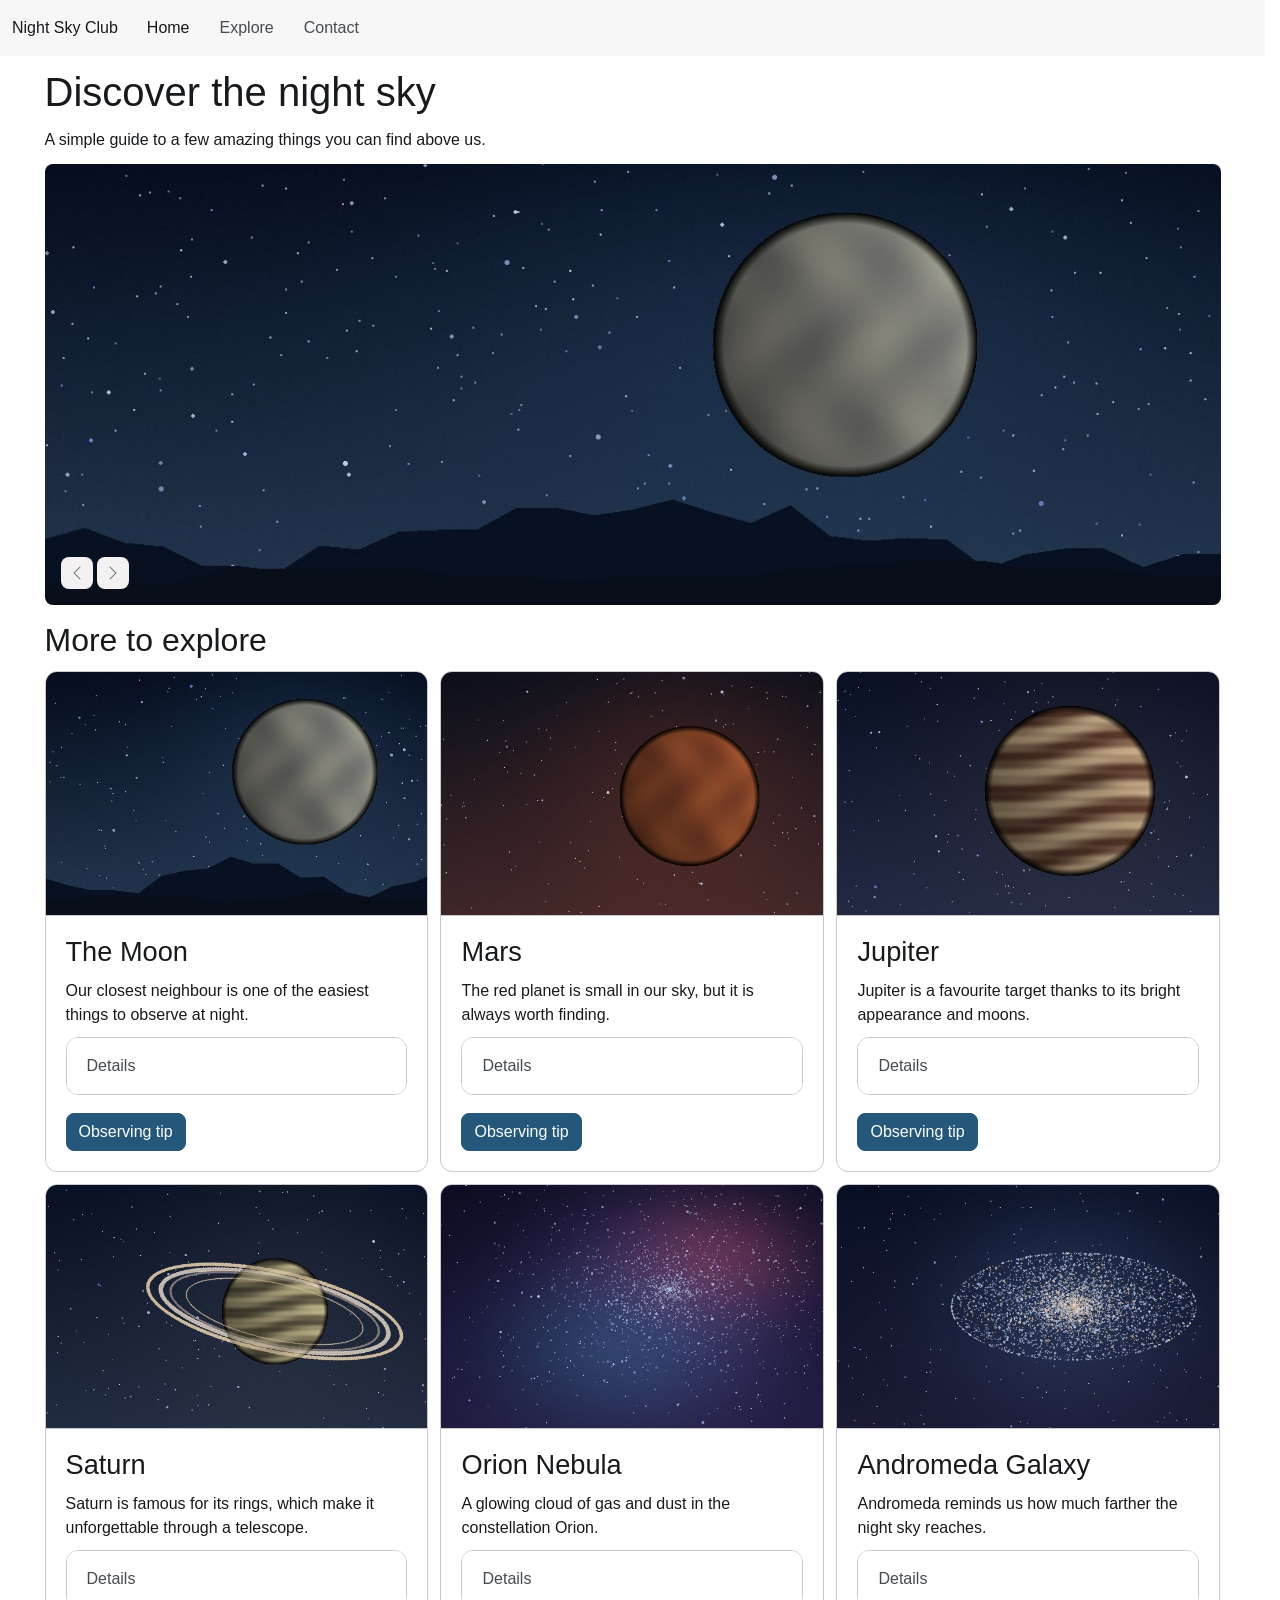
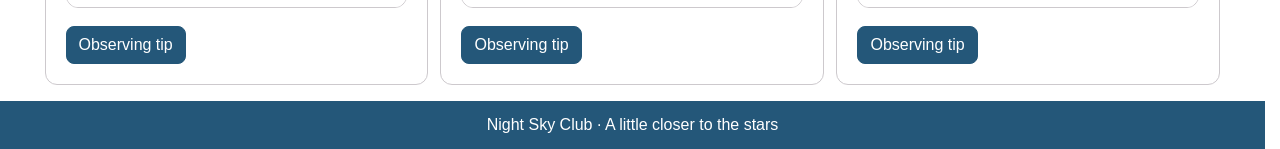
<file: index.html>
<!DOCTYPE html>
<html lang="en">
<head>
  <meta charset="UTF-8">
  <meta name="viewport" content="width=device-width, initial-scale=1.0">
  <title>Night Sky Club | Explore</title>
  <link rel="stylesheet" href="css/bootstrap.min.css">
  <link rel="stylesheet" href="css/style.css">
  <script type="module" src="js/bootstrap.bundle.min.js"></script>

</head>



<body>
  <nav class="navbar md:navbar-expand bg-1 fg-2" aria-label="Main navigation">


    <div class="container-fluid">
      
      <a class="navbar-brand" href="index.html">Night Sky Club</a>
      <button class="btn-icon navbar-toggler" type="button" data-bs-toggle="drawer"
        data-bs-target="#navbarNav" aria-controls="navbarNav" aria-expanded="false" aria-label="Toggle navigation">
        <span class="navbar-toggler-icon" aria-hidden="true"></span>
      </button>


      <dialog class="drawer drawer-end" tabindex="-1" id="navbarNav" aria-labelledby="navbarNavLabel">
        
        <div class="drawer-header">
          <span class="drawer-title" id="navbarNavLabel">Menu</span>
          <button type="button" class="btn-close" data-bs-dismiss="drawer" aria-label="Close menu"></button>
        </div>


        <div class="drawer-body">
          
          <ul class="navbar-nav">
            <li class="nav-item"><a class="nav-link active" aria-current="page" href="index.html">Home</a></li>
            <li class="nav-item"><a class="nav-link" href="#">Explore</a></li>
            <li class="nav-item"><a class="nav-link" href="contact.html">Contact</a></li>
          </ul>
        
        </div>
      </dialog>
    </div>
  </nav>

  <main>


    <div class="container mt-4">
      <h1 class="mb-4">Discover the night sky</h1>
      <p class="mb-4">A simple guide to a few amazing things you can find above us.</p>
    
    
      <div id="heroCarousel" class="carousel carousel-overlay slide">
      <div class="carousel-inner rounded-5">
        <div class="carousel-item active">
          <img src="images/banner-moon.jpg" class="d-block w-100" alt="Illustration of the Moon above a dark mountain landscape">
        </div>
        
        <div class="carousel-item">
          <img src="images/banner-saturn.jpg" class="d-block w-100" alt="Illustration of Saturn and its rings against a starry sky">
        </div>
        
        <div class="carousel-item">
          <img src="images/banner-stars.jpg" class="d-block w-100" alt="Illustration of a star-filled night sky above the hills">
        </div>
      </div>
      
      
      <div class="carousel-overlay-controls">
        <div>
          <button class="btn-icon btn-sm btn-subtle theme-secondary" type="button" data-bs-target="#heroCarousel" data-bs-slide="prev">
            <span class="carousel-icon-prev" aria-hidden="true"></span>
            <span class="visually-hidden">Previous</span>
          </button>
          <button class="btn-icon btn-sm btn-subtle theme-secondary" type="button" data-bs-target="#heroCarousel" data-bs-slide="next">
            <span class="carousel-icon-next" aria-hidden="true"></span>
            <span class="visually-hidden">Next</span>
          </button>
        
        </div>
      </div>
    </div>
    </div>



    <section class="container mt-5" id="topics">
      <h2 class="mb-4">More to explore</h2>
      <div class="row g-4">

        <div class="col-12 md:col-6 lg:col-4">
          <article class="card h-100">
            <img src="images/moon.jpg" class="card-img-top w-100" alt="Illustration of the Moon against a dark sky">
           
            <div class="card-body d-flex flex-column">
              <h3 class="card-title">The Moon</h3>
              <p class="card-text">Our closest neighbour is one of the easiest things to observe at night.</p>
              
              <div class="accordion mt-auto mb-3">
                <details class="accordion-item">
                  <summary class="accordion-header">Details</summary>
                  <div class="accordion-body">Look near the line between light and shadow. Craters and mountain ridges are easier to see there.</div>
                </details>
              </div>
              <button type="button" class="btn-solid theme-primary" data-bs-toggle="dialog" data-bs-target="#skyDialog1">Observing tip</button>
              
              <dialog class="dialog" id="skyDialog1" aria-labelledby="skyDialogTitle1">
                <div class="dialog-header">
                  <h4 class="dialog-title" id="skyDialogTitle1">The Moon</h4>
                  <button type="button" class="btn-close" data-bs-dismiss="dialog" aria-label="Close"></button>
                </div>
                
                <div class="dialog-body">
                  <p>Even a small pair of binoculars can reveal a surprising amount of detail on the Moon.</p>
                </div>
                <div class="dialog-footer">
                  <button type="button" class="btn-solid theme-secondary" data-bs-dismiss="dialog">Close</button>
                </div>
              </dialog>
            
            </div>
          </article>
        </div>

        <div class="col-12 md:col-6 lg:col-4">
          <article class="card h-100">
            <img src="images/mars.jpg" class="card-img-top w-100" alt="Illustration of the reddish planet Mars">
            <div class="card-body d-flex flex-column">
              <h3 class="card-title">Mars</h3>
              <p class="card-text">The red planet is small in our sky, but it is always worth finding.</p>
             
              <div class="accordion mt-auto mb-3">
                <details class="accordion-item">
                  <summary class="accordion-header">Details</summary>
                  <div class="accordion-body">Mars looks brighter during some parts of its orbit. Its orange-red colour helps distinguish it from stars.</div>
                </details>
              </div>
              
              <button type="button" class="btn-solid theme-primary" data-bs-toggle="dialog" data-bs-target="#skyDialog2">Observing tip</button>
              
              <dialog class="dialog" id="skyDialog2" aria-labelledby="skyDialogTitle2">
                <div class="dialog-header">
                  <h4 class="dialog-title" id="skyDialogTitle2">Mars</h4>
                  <button type="button" class="btn-close" data-bs-dismiss="dialog" aria-label="Close"></button>
                </div>
               
                <div class="dialog-body">
                  <p>Try spotting Mars with your eyes first, then use a telescope if you have access to one.</p>
                </div>
                <div class="dialog-footer">
                  <button type="button" class="btn-solid theme-secondary" data-bs-dismiss="dialog">Close</button>
                </div>
              </dialog>
            
            </div>
          </article>
        </div>

        <div class="col-12 md:col-6 lg:col-4">
          <article class="card h-100">
            <img src="images/jupiter.jpg" class="card-img-top w-100" alt="Illustration of Jupiter with its striped cloud bands">
            
            <div class="card-body d-flex flex-column">
             
              <h3 class="card-title">Jupiter</h3>
              <p class="card-text">Jupiter is a favourite target thanks to its bright appearance and moons.</p>
              
              <div class="accordion mt-auto mb-3">
                <details class="accordion-item">
                  <summary class="accordion-header">Details</summary>
                  <div class="accordion-body">With steady binoculars, you may spot its four largest moons as tiny points beside the planet.</div>
                </details>
              </div>
              
              <button type="button" class="btn-solid theme-primary" data-bs-toggle="dialog" data-bs-target="#skyDialog3">Observing tip</button>
              <dialog class="dialog" id="skyDialog3" aria-labelledby="skyDialogTitle3">
                
                <div class="dialog-header">
                  <h4 class="dialog-title" id="skyDialogTitle3">Jupiter</h4>
                  <button type="button" class="btn-close" data-bs-dismiss="dialog" aria-label="Close"></button>
                </div>
               
                <div class="dialog-body">
                  <p>On a clear night, Jupiter is a rewarding first target for a beginner telescope.</p>
                </div>
                
                <div class="dialog-footer">
                  <button type="button" class="btn-solid theme-secondary" data-bs-dismiss="dialog">Close</button>
                </div>
              
              </dialog>
            </div>
          </article>
        </div>

        <div class="col-12 md:col-6 lg:col-4">
          <article class="card h-100">
            <img src="images/saturn.jpg" class="card-img-top w-100" alt="Illustration of Saturn surrounded by its rings">
            
            <div class="card-body d-flex flex-column">
              <h3 class="card-title">Saturn</h3>
              <p class="card-text">Saturn is famous for its rings, which make it unforgettable through a telescope.</p>
              
              <div class="accordion mt-auto mb-3">
                <details class="accordion-item">
                  <summary class="accordion-header">Details</summary>
                  <div class="accordion-body">Saturn looks like a steady yellowish point to the naked eye. Its rings need a telescope to be seen clearly.</div>
                </details>
              </div>
              
              <button type="button" class="btn-solid theme-primary" data-bs-toggle="dialog" data-bs-target="#skyDialog4">Observing tip</button>
              <dialog class="dialog" id="skyDialog4" aria-labelledby="skyDialogTitle4">
                
                <div class="dialog-header">
                  <h4 class="dialog-title" id="skyDialogTitle4">Saturn</h4>
                  <button type="button" class="btn-close" data-bs-dismiss="dialog" aria-label="Close"></button>
                
                </div>
                
                
                <div class="dialog-body">
                  <p>Try viewing Saturn when it is high above the horizon for a steadier image.</p>
                </div>
                <div class="dialog-footer">
                  <button type="button" class="btn-solid theme-secondary" data-bs-dismiss="dialog">Close</button>
                </div>
              </dialog>
            </div>
          </article>
        </div>

        <div class="col-12 md:col-6 lg:col-4">
          <article class="card h-100">
            
            <img src="images/orion.jpg" class="card-img-top w-100" alt="Illustration of purple and blue glowing gas among stars">
            <div class="card-body d-flex flex-column">
              <h3 class="card-title">Orion Nebula</h3>
              <p class="card-text">A glowing cloud of gas and dust in the constellation Orion.</p>
              
              <div class="accordion mt-auto mb-3">
                <details class="accordion-item">
                  <summary class="accordion-header">Details</summary>
                  <div class="accordion-body">The Orion Nebula lies below Orion's Belt, in the middle of the sword. A dark observing spot makes it easier to find.</div>
                </details>
              
              </div>
              <button type="button" class="btn-solid theme-primary" data-bs-toggle="dialog" data-bs-target="#skyDialog5">Observing tip</button>
              <dialog class="dialog" id="skyDialog5" aria-labelledby="skyDialogTitle5">
                <div class="dialog-header">
                  <h4 class="dialog-title" id="skyDialogTitle5">Orion Nebula</h4>
                  
                  <button type="button" class="btn-close" data-bs-dismiss="dialog" aria-label="Close"></button>
                </div>
                
                <div class="dialog-body">
                  <p>Binoculars can show the nebula as a soft patch of light beneath Orion's Belt.</p>
                </div>
                
                <div class="dialog-footer">
                  <button type="button" class="btn-solid theme-secondary" data-bs-dismiss="dialog">Close</button>
                </div>
              
              </dialog>
            </div>
          </article>
        </div>

        <div class="col-12 md:col-6 lg:col-4">
         
          <article class="card h-100">
            <img src="images/andromeda.jpg" class="card-img-top w-100" alt="Illustration of a distant spiral galaxy">
            
            <div class="card-body d-flex flex-column">
              <h3 class="card-title">Andromeda Galaxy</h3>
              <p class="card-text">Andromeda reminds us how much farther the night sky reaches.</p>
              <div class="accordion mt-auto mb-3">
                <details class="accordion-item">
                  <summary class="accordion-header">Details</summary>
                  <div class="accordion-body">Under dark skies, Andromeda appears as a faint, fuzzy patch. A star map helps you find the right area.</div>
                </details>
              </div>
              
              <button type="button" class="btn-solid theme-primary" data-bs-toggle="dialog" data-bs-target="#skyDialog6">Observing tip</button>
              <dialog class="dialog" id="skyDialog6" aria-labelledby="skyDialogTitle6">
                <div class="dialog-header">
                  <h4 class="dialog-title" id="skyDialogTitle6">Andromeda Galaxy</h4>
                  <button type="button" class="btn-close" data-bs-dismiss="dialog" aria-label="Close"></button>
                </div>
                
                <div class="dialog-body">
                  <p>The Andromeda Galaxy is one of the most distant objects you can see without a telescope.</p>
                </div>
               
                <div class="dialog-footer">
                  <button type="button" class="btn-solid theme-secondary" data-bs-dismiss="dialog">Close</button>
                </div>
              </dialog>
            </div>
          </article>
        </div>

      </div>
    </section>







  </main>


  <footer class="bg-primary fg-contrast-primary mt-5 py-4">
    <div class="container text-center">
      <p class="mb-0">Night Sky Club &middot; A little closer to the stars</p>
    </div>
  </footer>
</body>
</html>
</file>
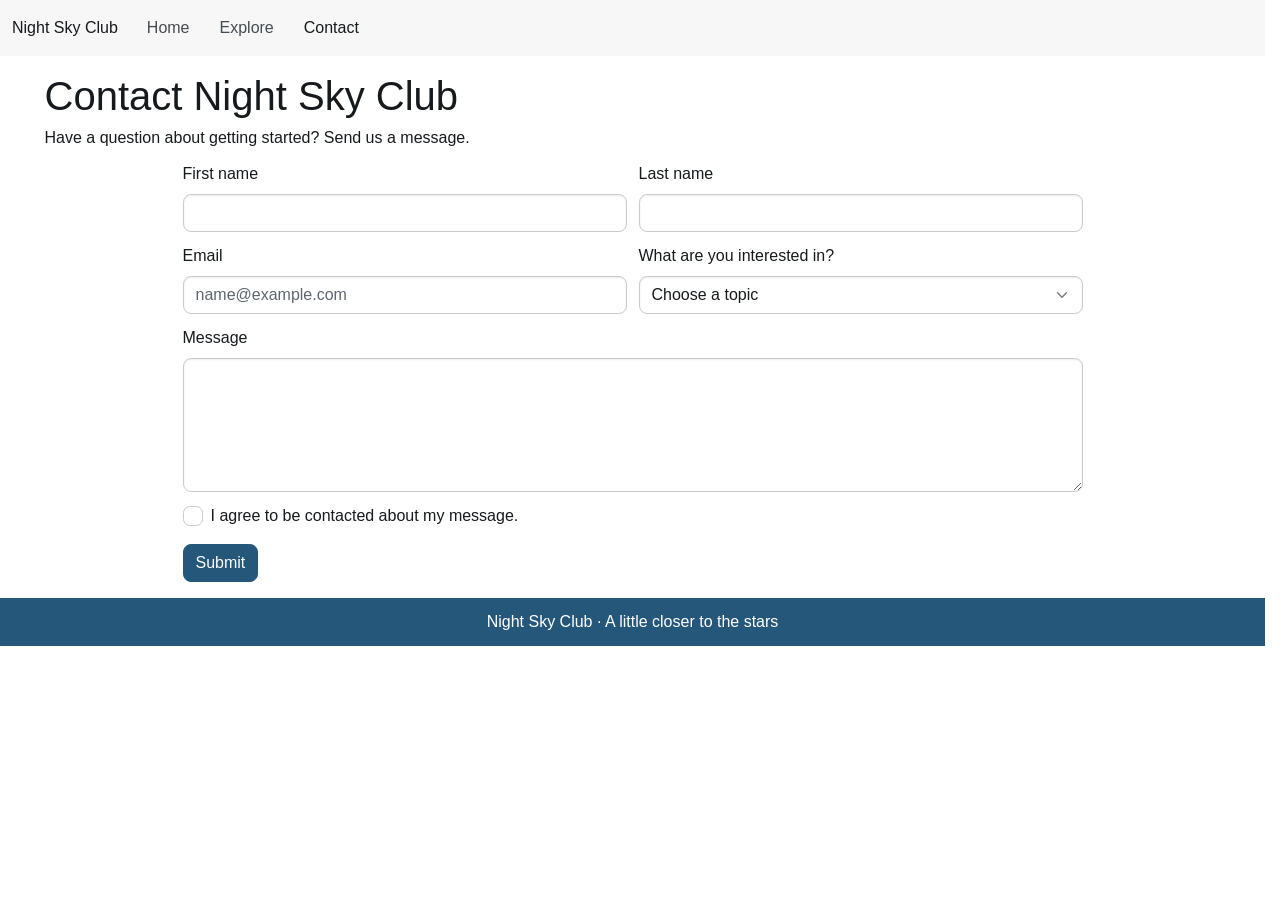
<file: contact.html>
<!DOCTYPE html>
<html lang="en">
<head>
  <meta charset="UTF-8">
  <meta name="viewport" content="width=device-width, initial-scale=1.0">
  <title>Night Sky Club | Contact</title>
  <link rel="stylesheet" href="css/bootstrap.min.css">
  <link rel="stylesheet" href="css/style.css">
  <script type="module" src="js/bootstrap.bundle.min.js"></script>

</head>

<body>
  
    <nav class="navbar md:navbar-expand bg-1 fg-2" aria-label="Main navigation">
    
    <div class="container-fluid">
      <a class="navbar-brand" href="index.html">Night Sky Club</a>
      <button class="btn-icon navbar-toggler" type="button" data-bs-toggle="drawer"
        data-bs-target="#navbarNav" aria-controls="navbarNav" aria-expanded="false" aria-label="Toggle navigation">
        <span class="navbar-toggler-icon" aria-hidden="true"></span>
      </button>

      <dialog class="drawer drawer-end" tabindex="-1" id="navbarNav" aria-labelledby="navbarNavLabel">
        
        <div class="drawer-header">
          <span class="drawer-title" id="navbarNavLabel">Menu</span>
          <button type="button" class="btn-close" data-bs-dismiss="drawer" aria-label="Close menu"></button>
        </div>
       
        <div class="drawer-body">
          <ul class="navbar-nav">
            <li class="nav-item"><a class="nav-link" href="index.html">Home</a></li>
            <li class="nav-item"><a class="nav-link" href="#">Explore</a></li>
            <li class="nav-item"><a class="nav-link active" aria-current="page" href="contact.html">Contact</a></li>
          </ul>
          
        </div>
      
    </dialog>
    </div>
  </nav>

  <main class="container mt-5">
    <h1>Contact Night Sky Club</h1>
    <p class="mb-4">Have a question about getting started? Send us a message.</p>

    <form class="mx-auto" style="max-width: 900px;">
      
        <div class="row g-4">
        <div class="col-12 md:col-6">
          <div class="form-field">
            <label for="firstName" class="form-label">First name</label>
            <input type="text" class="form-control" id="firstName" name="firstName" required>
          </div>
        </div>

        <div class="col-12 md:col-6">
          <div class="form-field">
            <label for="lastName" class="form-label">Last name</label>
            <input type="text" class="form-control" id="lastName" name="lastName">
          </div>
        </div>

        <div class="col-12 md:col-6">
          <div class="form-field">
            <label for="email" class="form-label" >Email</label>
            <input type="email" class="form-control" id="email" name="email" placeholder="name@example.com" required>
          </div>
        </div>

        <div class="col-12 md:col-6">
          <div class="form-field">
           
            <label for="topic" class="form-label">What are you interested in?</label>
            <select class="form-control" id="topic" name="topic">
              <option value="">Choose a topic</option>
              <option value="moon">The Moon</option>
              <option value="planets">Planets</option>
              <option value="deep-sky">Deep-sky objects</option>
            </select>
          </div>
        </div>

        <div class="col-12">
          <div class="form-field">
            <label for="message" class="form-label">Message</label>
            <textarea class="form-control" id="message" name="message" rows="5"></textarea>
          </div>
        </div>

        <div class="col-12">
          <div class="form-field">
            <input type="checkbox" id="consent" name="consent" class="check" required>
            <label for="consent">I agree to be contacted about my message.</label>
          </div>
        </div>
      </div>

      <button type="submit" class="btn-solid theme-primary mt-5">Submit</button>
    </form>
  
</main>

  <footer class="bg-primary fg-contrast-primary mt-5 py-4">
    <div class="container text-center">
      <p class="mb-0">Night Sky Club &middot; A little closer to the stars</p>
    </div>
  </footer>
</body>
</html>
</file>
<file: css/style.css>
:root {
    
  --bs-primary-bg: #245779;
  --bs-primary-fg: #245779;
  --bs-primary-fg-emphasis: #173c55;
  --bs-primary-border: #245779;
  --bs-primary-focus-ring: #245779;
  --bs-primary-contrast: #ffffff;
}


.btn-solid.theme-primary {

  --bs-theme-bg: #245779;
  --bs-theme-border: #245779;
  --bs-theme-contrast: #ffffff;
}
</file>
